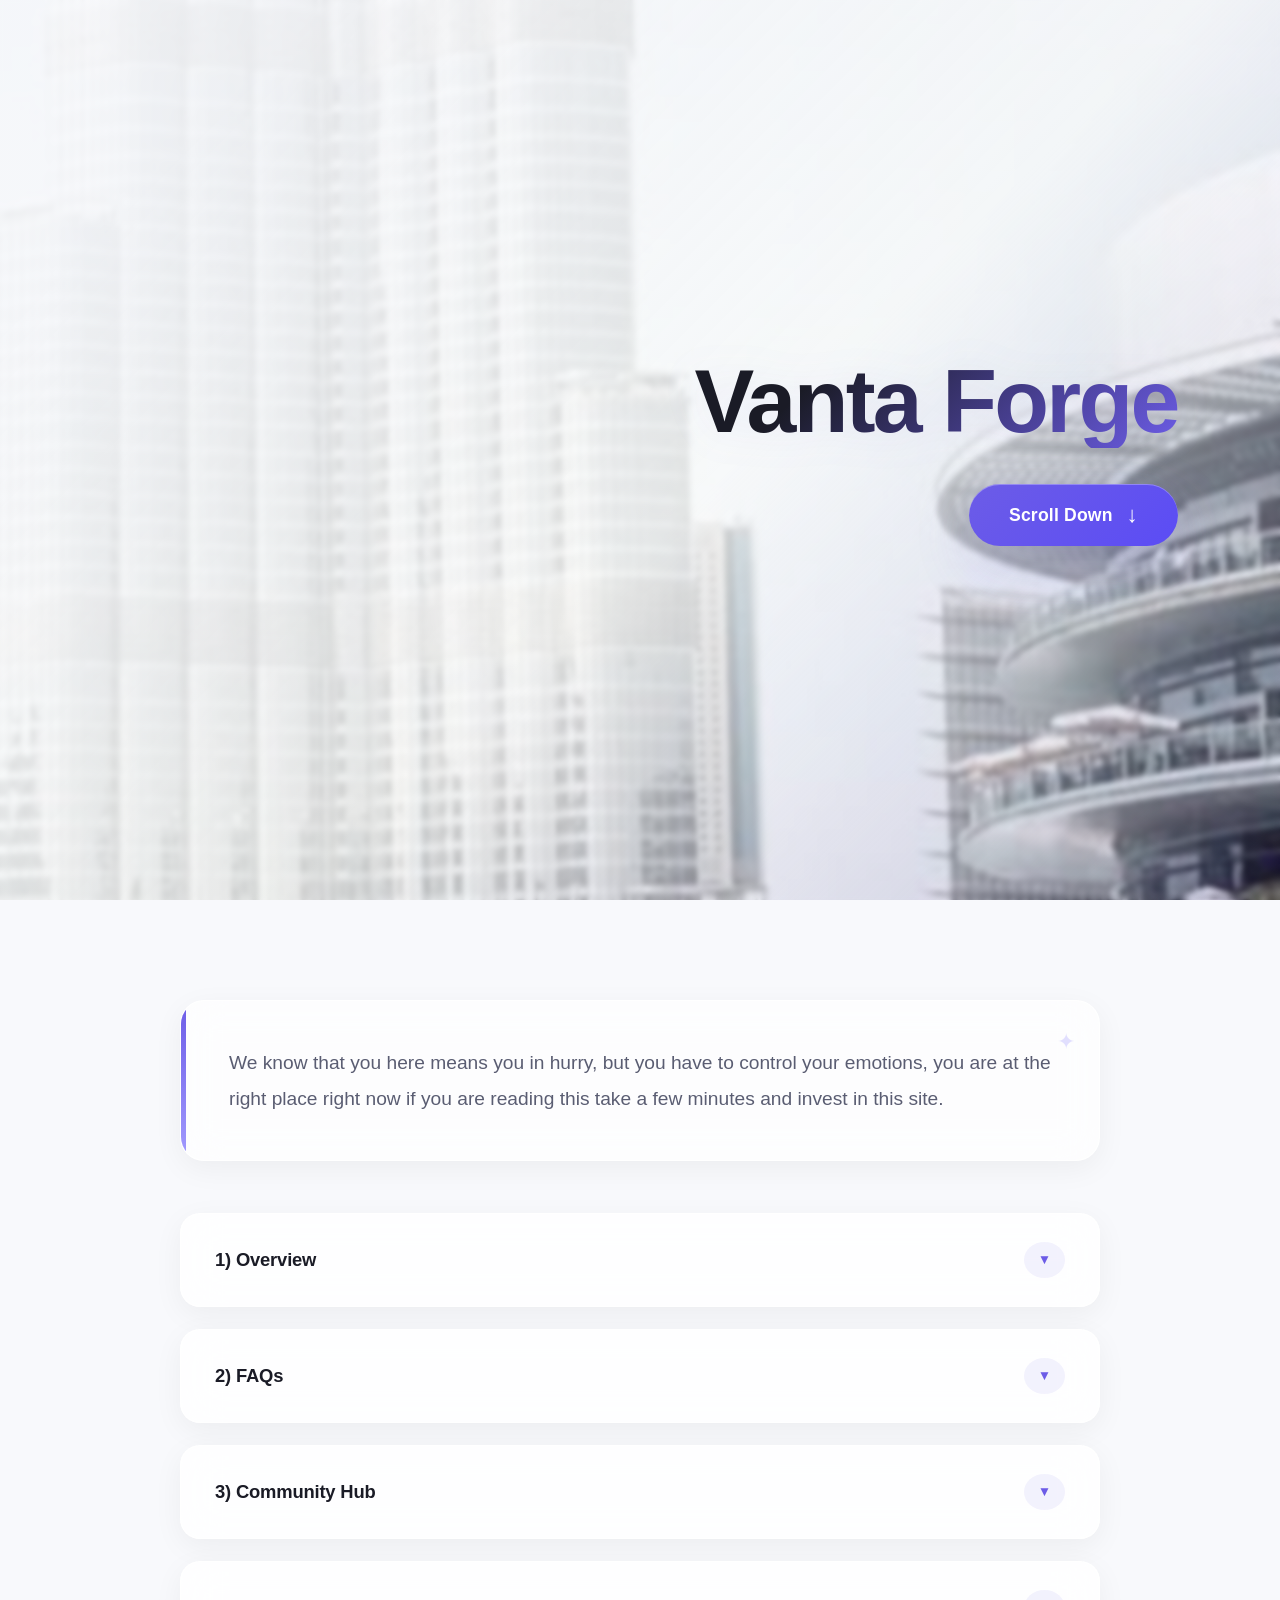
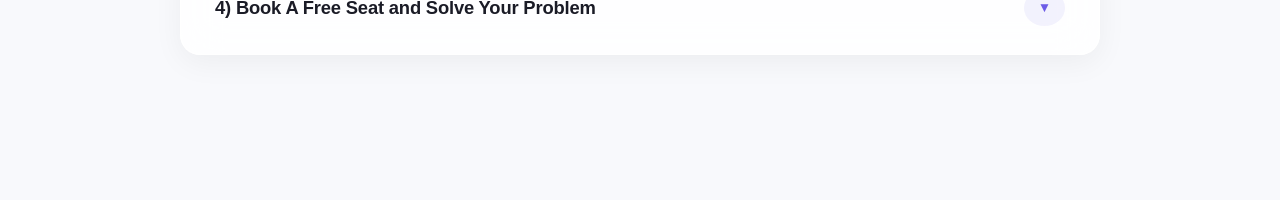
<file: index.html>
<!DOCTYPE html>
<html lang="en">
<head>
    <meta charset="UTF-8" />
    <meta name="viewport" content="width=device-width, initial-scale=1.0" />
    <meta name="description" content="Vanta Forge provides dropshipping assistance, tools, and resources to help you build and grow your online store." />
    <meta http-equiv="Cache-Control" content="no-cache, no-store, must-revalidate" />
    <meta http-equiv="Pragma" content="no-cache" />
    <meta http-equiv="Expires" content="0" />
    <title>Vanta Forge | Dropshipping Assistance</title>
    <link rel="stylesheet" href="style.css?v=20260818" />
</head>
<body>
    <div id="app"></div>
    <script src="script.js?v=20260828"></script>
</body>
</html>
</file>
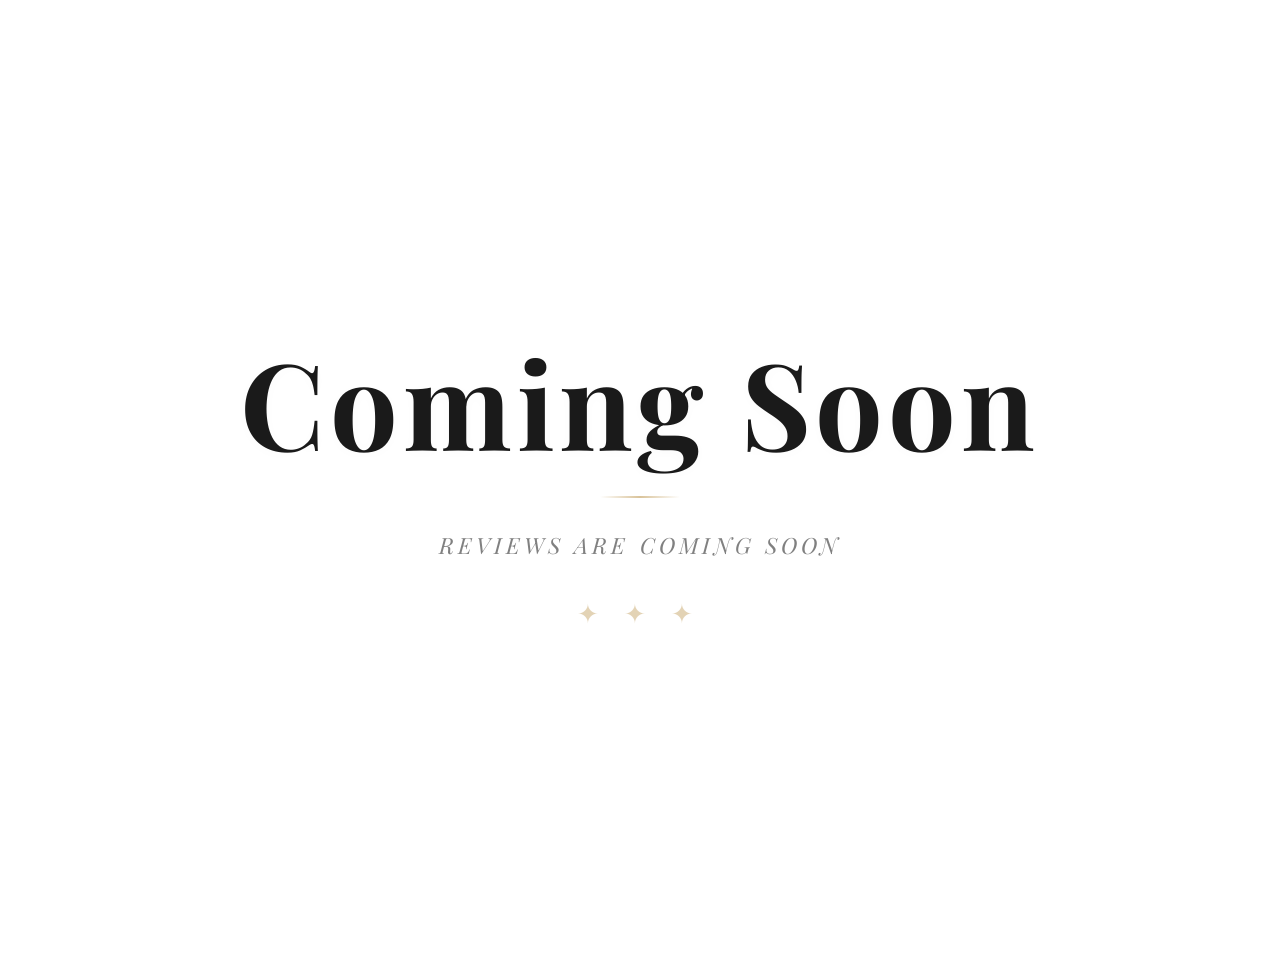
<file: community/index.html>
<!DOCTYPE html>
<html lang="en">
<head>
    <meta charset="UTF-8" />
    <meta name="viewport" content="width=device-width, initial-scale=1.0" />

    <!-- ============================================================
    NO CACHE — force fresh load every time
    ============================================================ -->
    <meta http-equiv="Cache-Control" content="no-cache, no-store, must-revalidate" />
    <meta http-equiv="Pragma" content="no-cache" />
    <meta http-equiv="Expires" content="0" />

    <!-- ============================================================
    PREMIUM FONT — Playfair Display (elegant serif)
    ============================================================ -->
    <link rel="preconnect" href="https://fonts.googleapis.com" />
    <link rel="preconnect" href="https://fonts.gstatic.com" crossorigin />
    <link
    href="https://fonts.googleapis.com/css2?family=Playfair+Display:ital,wght@0,400;0,600;0,700;0,900;1,400&display=swap"
    rel="stylesheet"
    />

    <title>Coming Soon</title>

    <style>
        /* --- reset & base --- */
        *,
        *::before,
        *::after {
            margin: 0;
            padding: 0;
            box-sizing: border-box;
        }

        html,
        body {
            width: 100%;
            min-height: 100vh;
            background: #ffffff;
            /* pure white */
            font-family: 'Playfair Display', Georgia, 'Times New Roman', serif;
            display: flex;
            align-items: center;
            justify-content: center;
            text-align: center;
            padding: 2rem;
        }

        /* --- main content --- */
        .coming-soon {
            max-width: 900px;
            width: 100%;
        }

        /* --- premium wordmark --- */
        .wordmark {
            font-size: clamp(3.2rem, 14vw, 7.5rem);
            font-weight: 700;
            letter-spacing: 0.04em;
            color: #1a1a1a;
            line-height: 1.1;
            text-shadow: 0 2px 12px rgba(0, 0, 0, 0.02);
        }

        /* --- italic flourish --- */
        .wordmark .ampersand {
            font-style: italic;
            font-weight: 400;
            color: #2c2c2c;
            letter-spacing: 0.02em;
        }

        /* --- subtle divider --- */
        .divider {
            width: 80px;
            height: 2px;
            background: linear-gradient(90deg, transparent, #c9a96e, transparent);
            margin: 1.8rem auto 2rem;
            border-radius: 4px;
            opacity: 0.7;
        }

        /* --- sub-message --- */
        .sub-message {
            font-size: clamp(1rem, 2.2vw, 1.4rem);
            font-weight: 400;
            letter-spacing: 0.18em;
            text-transform: uppercase;
            color: #6b6b6b;
            margin-top: 0.5rem;
            font-style: italic;
            opacity: 0.85;
        }

        /* --- tiny decorative line --- */
        .ornament {
            font-size: 1.6rem;
            color: #c9a96e;
            letter-spacing: 0.6rem;
            margin-top: 2.2rem;
            opacity: 0.5;
            font-weight: 300;
        }

        /* --- responsive fine-tune --- */
        @media (max-width: 480px) {
            .divider {
                width: 56px;
                margin: 1.4rem auto 1.6rem;
            }
            .ornament {
                font-size: 1.2rem;
                letter-spacing: 0.4rem;
                margin-top: 1.8rem;
            }
        }
    </style>
</head>
<body>

    <div class="coming-soon">
        <!-- main headline -->
        <h1 class="wordmark">
            Coming<span class="ampersand">&nbsp;</span>Soon
        </h1>

        <!-- divider -->
        <div class="divider"></div>

        <!-- secondary text -->
        <p class="sub-message">Reviews are coming soon</p>

        <!-- ornament -->
        <div class="ornament">✦ ✦ ✦</div>
    </div>

    <!-- ============================================================
    JAVASCRIPT — explicitly prevents IndexedDB usage
    (and also blocks any accidental storage attempts)
    ============================================================ -->
    <script>
        (function() {
            'use strict';

            // ------------------------------------------------------------
            // 1.  Override IndexedDB on the window object so that any
            //     attempt to use it throws — this prevents accidental
            //     or malicious storage.
            // ------------------------------------------------------------
            if (window.indexedDB) {
                Object.defineProperty(window, 'indexedDB', {
                    get: function() {
                        throw new Error(
                            'IndexedDB is disabled on this page.'
                        );
                    },
                    set: function() {
                        // no-op
                    },
                    configurable: false,
                    enumerable: true
                });
            }

            // also block webkit / moz variants just to be safe
            if (window.webkitIndexedDB) {
                Object.defineProperty(window, 'webkitIndexedDB', {
                    get: function() {
                        throw new Error('IndexedDB is disabled.');
                    },
                    configurable: false
                });
            }
            if (window.mozIndexedDB) {
                Object.defineProperty(window, 'mozIndexedDB', {
                    get: function() {
                        throw new Error('IndexedDB is disabled.');
                    },
                    configurable: false
                });
            }
            if (window.msIndexedDB) {
                Object.defineProperty(window, 'msIndexedDB', {
                    get: function() {
                        throw new Error('IndexedDB is disabled.');
                    },
                    configurable: false
                });
            }

            // ------------------------------------------------------------
            // 2.  Also block the IDBFactory interface if it exists
            //     (some browsers expose it separately)
            // ------------------------------------------------------------
            if (window.IDBFactory) {
                Object.defineProperty(window, 'IDBFactory', {
                    get: function() {
                        throw new Error('IndexedDB is disabled.');
                    },
                    configurable: false
                });
            }

            // ------------------------------------------------------------
            // 3.  Prevent any localStorage / sessionStorage attempts
            //     (just for completeness — though the spec only asked
            //      for IndexedDB, this adds an extra layer of privacy)
            // ------------------------------------------------------------
            if (window.localStorage) {
                Object.defineProperty(window, 'localStorage', {
                    get: function() {
                        throw new Error('localStorage is disabled.');
                    },
                    configurable: false
                });
            }
            if (window.sessionStorage) {
                Object.defineProperty(window, 'sessionStorage', {
                    get: function() {
                        throw new Error('sessionStorage is disabled.');
                    },
                    configurable: false
                });
            }

            // ------------------------------------------------------------
            // 4.  (Optional) log a friendly message to the console
            //     so devs know storage is intentionally blocked.
            // ------------------------------------------------------------
            console.log(
                '%c\u2713 IndexedDB, localStorage, and sessionStorage are disabled.',
                'color: #c9a96e; font-size: 13px; font-weight: 400;'
            );
            console.log(
                '%c\u2713 Cache is disabled via meta tags (no-store, no-cache).',
                'color: #c9a96e; font-size: 13px; font-weight: 400;'
            );

        })();
    </script>

</body>
</html>
</file>
<file: style.css>
/* ==========================================================================
   ENHANCED ELASTIC MINIMALISM - DESIGN SYSTEM (style.css)
   ========================================================================== */

:root {
    --bg-base: #f8f9fc;
    --bg-elevated: rgba(255, 255, 255, 0.7);
    --bg-card: rgba(255, 255, 255, 0.85);
    --text-primary: #1a1b26;
    --text-secondary: #5a5d72;
    --text-muted: #8a8fa8;
    --accent: #6c5ce7;
    --accent-dark: #5b4cf5;
    --accent-light: #a29bfe;
    --accent-glow: rgba(108, 92, 231, 0.25);
    --accent-glow-strong: rgba(108, 92, 231, 0.35);
    --shadow-soft: 0 8px 30px rgba(0, 0, 0, 0.05);
    --shadow-medium: 0 12px 40px rgba(108, 92, 231, 0.10);
    --shadow-bouncy: 0 20px 60px rgba(108, 92, 231, 0.18);
    --shadow-hover: 0 24px 64px rgba(108, 92, 231, 0.22);
    --border-glass: rgba(255, 255, 255, 0.8);
    --border-subtle: rgba(108, 92, 231, 0.08);
    --bounce-ease: cubic-bezier(0.34, 1.56, 0.64, 1);
    --smooth-ease: cubic-bezier(0.16, 1, 0.3, 1);
    --transition-accordion: 0.55s cubic-bezier(0.22, 1, 0.36, 1);
}

*,
*::before,
*::after {
    margin: 0;
    padding: 0;
    box-sizing: border-box;
    font-family: -apple-system, BlinkMacSystemFont, "Segoe UI", Roboto, Helvetica, Arial, sans-serif;
}

html {
    scroll-behavior: smooth;
    font-size: 16px;
}

body {
    background-color: var(--bg-base);
    color: var(--text-primary);
    overflow-x: hidden;
    line-height: 1.6;
    -webkit-font-smoothing: antialiased;
    -moz-osx-font-smoothing: grayscale;
}

/* App Container */
#app {
    width: 100%;
    min-height: 100vh;
    display: flex;
    flex-direction: column;
}

/* ==========================================================================
   ANIMATIONS & KEYFRAMES
   ========================================================================== */

@keyframes fadeInUp {
    0% {
        opacity: 0;
        transform: translateY(24px) scale(0.97);
    }
    100% {
        opacity: 1;
        transform: translateY(0) scale(1);
    }
}

@keyframes fadeIn {
    0% {
        opacity: 0;
    }
    100% {
        opacity: 1;
    }
}

@keyframes floatElement {
    0%,
    100% {
        transform: translateY(0);
    }
    50% {
        transform: translateY(-5px);
    }
}

@keyframes pulseGlow {
    0%,
    100% {
        box-shadow: 0 0 0 0 var(--accent-glow);
    }
    50% {
        box-shadow: 0 0 0 16px rgba(108, 92, 231, 0);
    }
}

@keyframes shimmer {
    0% {
        background-position: -200% 0;
    }
    100% {
        background-position: 200% 0;
    }
}

@keyframes slideDown {
    0% {
        opacity: 0;
        transform: translateY(-12px) scale(0.98);
    }
    100% {
        opacity: 1;
        transform: translateY(0) scale(1);
    }
}

/* ==========================================================================
   PAGE 1: HERO SECTION
   ========================================================================== */

.hero-section {
    position: relative;
    width: 100vw;
    height: 100vh;
    display: flex;
    align-items: center;
    justify-content: flex-end;
    padding-right: 8vw;
    background-image: var(--hero-bg, none);
    background-size: cover;
    background-position: center center;
    background-repeat: no-repeat;
    background-attachment: fixed;
    animation: fadeInUp 0.9s var(--bounce-ease) forwards;
}

.hero-overlay {
    position: absolute;
    top: 0;
    left: 0;
    width: 100%;
    height: 100%;
    background: linear-gradient(135deg,
            rgba(248, 249, 252, 0.92) 15%,
            rgba(255, 255, 255, 0.78) 55%,
            rgba(108, 92, 231, 0.15) 100%);
    z-index: 1;
    backdrop-filter: blur(2px);
}

.hero-content {
    position: relative;
    z-index: 2;
    text-align: right;
    display: flex;
    flex-direction: column;
    align-items: flex-end;
    gap: 36px;
    max-width: 820px;
}

.hero-title {
    font-size: clamp(3rem, 7vw, 6.5rem);
    font-weight: 700;
    letter-spacing: -0.03em;
    color: var(--text-primary);
    line-height: 1.05;
    background: linear-gradient(135deg, #1a1b26 25%, #6c5ce7 100%);
    -webkit-background-clip: text;
    -webkit-text-fill-color: transparent;
    background-clip: text;
    animation: floatElement 6s ease-in-out infinite alternate;
    text-shadow: none;
    filter: drop-shadow(0 2px 20px rgba(108, 92, 231, 0.08));
}

.scroll-btn {
    background: linear-gradient(135deg, var(--accent), var(--accent-dark));
    border: none;
    color: #ffffff;
    padding: 18px 40px;
    font-size: 1.1rem;
    font-weight: 600;
    border-radius: 60px;
    cursor: pointer;
    display: flex;
    align-items: center;
    gap: 14px;
    box-shadow: inset 0 1px 0 rgba(255, 255, 255, 0.3), var(--shadow-bouncy);
    transition: all 0.4s var(--bounce-ease);
    will-change: transform;
    letter-spacing: 0.01em;
    position: relative;
    overflow: hidden;
}

.scroll-btn::before {
    content: '';
    position: absolute;
    inset: 0;
    border-radius: 60px;
    background: linear-gradient(135deg, rgba(255, 255, 255, 0.15), transparent);
    opacity: 0;
    transition: opacity 0.4s ease;
}

.scroll-btn:hover::before {
    opacity: 1;
}

.scroll-btn:hover {
    transform: scale(1.05) translateY(-3px);
    box-shadow: inset 0 1px 0 rgba(255, 255, 255, 0.4), 0 28px 56px rgba(108, 92, 231, 0.32);
}

.scroll-btn:active {
    transform: scale(0.95) translateY(2px);
    transition-duration: 0.1s;
}

.scroll-btn span {
    font-size: 1.4rem;
    display: inline-block;
    transition: transform 0.4s var(--bounce-ease);
}

.scroll-btn:hover span {
    transform: translateY(5px);
}

/* ==========================================================================
   PAGE 2: CONTENT SECTION
   ========================================================================== */

.content-section {
    min-height: 100vh;
    padding: 100px 8vw 80px;
    display: flex;
    flex-direction: column;
    align-items: center;
    gap: 52px;
    background: var(--bg-base);
}

.intro-text {
    font-size: clamp(1.05rem, 1.5vw, 1.25rem);
    line-height: 1.85;
    color: var(--text-secondary);
    max-width: 920px;
    width: 100%;
    background: var(--bg-elevated);
    backdrop-filter: blur(20px);
    -webkit-backdrop-filter: blur(20px);
    padding: 44px 48px;
    border-radius: 24px;
    border: 1px solid var(--border-glass);
    box-shadow: var(--shadow-soft);
    position: relative;
    overflow: hidden;
    animation: fadeInUp 0.7s var(--bounce-ease) forwards;
    transition: box-shadow 0.3s ease;
}

.intro-text:hover {
    box-shadow: var(--shadow-medium);
}

.intro-text::before {
    content: '';
    position: absolute;
    top: 0;
    left: 0;
    width: 5px;
    height: 100%;
    background: linear-gradient(180deg, var(--accent), var(--accent-light));
    border-radius: 0 4px 4px 0;
}

.intro-text::after {
    content: '✦';
    position: absolute;
    top: 20px;
    right: 24px;
    font-size: 1.4rem;
    color: var(--accent-light);
    opacity: 0.3;
    animation: floatElement 8s ease-in-out infinite;
}

/* ==========================================================================
   ENHANCED ACCORDION SYSTEM
   ========================================================================== */

.dropdown-container {
    display: flex;
    flex-direction: column;
    gap: 22px;
    max-width: 920px;
    width: 100%;
}

.accordion-item {
    background: var(--bg-card);
    backdrop-filter: blur(20px);
    -webkit-backdrop-filter: blur(20px);
    border: 1px solid var(--border-glass);
    border-radius: 20px;
    overflow: hidden;
    transition: all 0.4s var(--bounce-ease);
    box-shadow: var(--shadow-soft);
    will-change: transform;
}

.accordion-item:hover {
    border-color: rgba(108, 92, 231, 0.25);
    box-shadow: var(--shadow-medium);
    transform: translateY(-2px);
}

.accordion-item.active {
    border-color: rgba(108, 92, 231, 0.3);
    box-shadow: var(--shadow-hover);
    transform: translateY(0);
}

.accordion-header {
    width: 100%;
    padding: 28px 34px;
    background: transparent;
    border: none;
    color: var(--text-primary);
    font-size: 1.15rem;
    font-weight: 600;
    letter-spacing: -0.01em;
    text-align: left;
    cursor: pointer;
    display: flex;
    justify-content: space-between;
    align-items: center;
    transition: all 0.3s ease;
    position: relative;
    user-select: none;
    -webkit-tap-highlight-color: transparent;
}

.accordion-header:hover {
    color: var(--accent);
}

.accordion-header:focus-visible {
    outline: 2px solid var(--accent);
    outline-offset: -4px;
    border-radius: 16px;
}

.accordion-icon {
    transition: transform 0.5s var(--bounce-ease), background-color 0.3s ease, box-shadow 0.3s ease;
    font-size: 0.85rem;
    color: var(--accent);
    background: rgba(108, 92, 231, 0.08);
    padding: 10px 14px;
    border-radius: 50%;
    flex-shrink: 0;
    line-height: 1;
    display: flex;
    align-items: center;
    justify-content: center;
    min-width: 36px;
    min-height: 36px;
}

.accordion-item.active .accordion-icon {
    transform: rotate(180deg) scale(1.08);
    background: rgba(108, 92, 231, 0.16);
    box-shadow: 0 0 0 4px var(--accent-glow);
}

.accordion-body {
    max-height: 0;
    overflow: hidden;
    transition: max-height 0.6s var(--transition-accordion),
        padding 0.5s ease,
        opacity 0.4s ease;
    padding: 0 34px;
    color: var(--text-secondary);
    font-size: 1rem;
    line-height: 1.8;
    opacity: 0;
}

.accordion-item.active .accordion-body {
    /* ============================================================
       FIX: Huge max-height ensures ALL content is visible
       ============================================================ */
    max-height: 25000px;
    padding: 0 34px 38px 34px;
    opacity: 1;
    transition: max-height 0.7s var(--transition-accordion),
        padding 0.5s ease,
        opacity 0.5s ease 0.05s;
}

/* ==========================================================================
   OVERVIEW CONTENT
   ========================================================================== */

.overview-content p {
    margin-bottom: 18px;
    color: var(--text-secondary);
    font-size: 1rem;
    line-height: 1.85;
    animation: slideDown 0.4s ease forwards;
    opacity: 0;
    transform-origin: top;
}

.overview-content p:nth-child(1) {
    animation-delay: 0.02s;
}
.overview-content p:nth-child(2) {
    animation-delay: 0.04s;
}
.overview-content p:nth-child(3) {
    animation-delay: 0.06s;
}
.overview-content p:nth-child(4) {
    animation-delay: 0.08s;
}
.overview-content p:nth-child(5) {
    animation-delay: 0.10s;
}
.overview-content p:nth-child(6) {
    animation-delay: 0.12s;
}
.overview-content p:nth-child(7) {
    animation-delay: 0.14s;
}
.overview-content p:nth-child(8) {
    animation-delay: 0.16s;
}
.overview-content p:nth-child(9) {
    animation-delay: 0.18s;
}
.overview-content p:nth-child(10) {
    animation-delay: 0.20s;
}
.overview-content p:nth-child(11) {
    animation-delay: 0.22s;
}
.overview-content p:nth-child(12) {
    animation-delay: 0.24s;
}
.overview-content p:nth-child(13) {
    animation-delay: 0.26s;
}
.overview-content p:nth-child(14) {
    animation-delay: 0.28s;
}
.overview-content p:nth-child(15) {
    animation-delay: 0.30s;
}
.overview-content p:nth-child(16) {
    animation-delay: 0.32s;
}
.overview-content p:nth-child(17) {
    animation-delay: 0.34s;
}
.overview-content p:nth-child(18) {
    animation-delay: 0.36s;
}
.overview-content p:nth-child(19) {
    animation-delay: 0.38s;
}
.overview-content p:nth-child(20) {
    animation-delay: 0.40s;
}

.accordion-item.active .overview-content p {
    opacity: 1;
}

.overview-content p:last-child {
    margin-bottom: 0;
}

/* ==========================================================================
   FAQ ITEMS - Enhanced
   ========================================================================== */

.faq-item {
    margin-bottom: 26px;
    border-bottom: 1px solid var(--border-subtle);
    padding-bottom: 24px;
    animation: slideDown 0.4s ease forwards;
    opacity: 0;
    transform-origin: top;
}

.faq-item:nth-child(1) {
    animation-delay: 0.02s;
}
.faq-item:nth-child(2) {
    animation-delay: 0.04s;
}
.faq-item:nth-child(3) {
    animation-delay: 0.06s;
}
.faq-item:nth-child(4) {
    animation-delay: 0.08s;
}
.faq-item:nth-child(5) {
    animation-delay: 0.10s;
}
.faq-item:nth-child(6) {
    animation-delay: 0.12s;
}
.faq-item:nth-child(7) {
    animation-delay: 0.14s;
}
.faq-item:nth-child(8) {
    animation-delay: 0.16s;
}
.faq-item:nth-child(9) {
    animation-delay: 0.18s;
}
.faq-item:nth-child(10) {
    animation-delay: 0.20s;
}
.faq-item:nth-child(11) {
    animation-delay: 0.22s;
}
.faq-item:nth-child(12) {
    animation-delay: 0.24s;
}
.faq-item:nth-child(13) {
    animation-delay: 0.26s;
}
.faq-item:nth-child(14) {
    animation-delay: 0.28s;
}
.faq-item:nth-child(15) {
    animation-delay: 0.30s;
}
.faq-item:nth-child(16) {
    animation-delay: 0.32s;
}

.accordion-item.active .faq-item {
    opacity: 1;
}

.faq-item:last-child {
    border-bottom: none;
    margin-bottom: 0;
    padding-bottom: 0;
}

.faq-question {
    font-weight: 600;
    color: var(--text-primary);
    margin-bottom: 8px;
    font-size: 1.05rem;
    display: flex;
    align-items: flex-start;
    gap: 10px;
}

.faq-question::before {
    content: '▸';
    color: var(--accent);
    font-weight: 400;
    font-size: 1.1rem;
    display: inline-block;
    transition: transform 0.3s ease;
    flex-shrink: 0;
    margin-top: 1px;
}

.faq-item:hover .faq-question::before {
    transform: translateX(4px);
}

.faq-answer {
    color: var(--text-secondary);
    padding-left: 28px;
    font-size: 0.98rem;
    line-height: 1.8;
    position: relative;
}

.faq-answer::before {
    content: '';
    position: absolute;
    left: 8px;
    top: 4px;
    bottom: 4px;
    width: 2px;
    background: linear-gradient(180deg, var(--accent-light), transparent);
    border-radius: 2px;
    opacity: 0.3;
}

/* ==========================================================================
   COMMUNITY HUB SECTION
   ========================================================================== */

.action-btn {
    background: linear-gradient(135deg, var(--accent), var(--accent-dark));
    color: #ffffff;
    border: none;
    padding: 16px 34px;
    font-size: 1rem;
    font-weight: 600;
    border-radius: 14px;
    cursor: pointer;
    transition: all 0.4s var(--bounce-ease);
    box-shadow: inset 0 1px 0 rgba(255, 255, 255, 0.25), var(--shadow-soft);
    margin-top: 18px;
    will-change: transform;
    position: relative;
    overflow: hidden;
    letter-spacing: 0.01em;
}

.action-btn::before {
    content: '';
    position: absolute;
    inset: 0;
    border-radius: 14px;
    background: linear-gradient(135deg, rgba(255, 255, 255, 0.12), transparent);
    opacity: 0;
    transition: opacity 0.4s ease;
}

.action-btn:hover::before {
    opacity: 1;
}

.action-btn:hover {
    transform: scale(1.04) translateY(-3px);
    box-shadow: inset 0 1px 0 rgba(255, 255, 255, 0.35), var(--shadow-medium);
}

.action-btn:active {
    transform: scale(0.95) translateY(2px);
    transition-duration: 0.1s;
}

.action-btn:focus-visible {
    outline: 3px solid var(--accent);
    outline-offset: 3px;
}

/* ==========================================================================
   REGISTRATION FORM - Enhanced
   ========================================================================== */

.regis-form-wrapper {
    display: flex;
    flex-direction: column;
    gap: 22px;
}

.regis-form-wrapper>p:first-child {
    font-size: 1rem;
    color: var(--text-secondary);
    line-height: 1.7;
    padding: 16px 20px;
    background: rgba(108, 92, 231, 0.04);
    border-radius: 12px;
    border-left: 4px solid var(--accent-light);
}

.regis-form {
    display: flex;
    flex-direction: column;
    gap: 26px;
    margin-top: 8px;
}

.regis-field-group {
    display: flex;
    flex-direction: column;
    gap: 8px;
}

.regis-question {
    font-weight: 600;
    color: var(--text-primary);
    font-size: 1rem;
    display: flex;
    align-items: center;
    gap: 8px;
}

.regis-question::before {
    content: '';
    display: inline-block;
    width: 6px;
    height: 6px;
    background: var(--accent);
    border-radius: 50%;
    flex-shrink: 0;
    opacity: 0.5;
}

.regis-input {
    width: 100%;
    padding: 18px 22px;
    background: #f1f3f8;
    border: 2px solid transparent;
    border-radius: 14px;
    color: var(--text-primary);
    font-size: 1rem;
    transition: all 0.3s var(--smooth-ease);
    font-family: inherit;
}

.regis-input:hover {
    background: #eaeef6;
}

.regis-input:focus {
    outline: none;
    background: #ffffff;
    border-color: var(--accent);
    box-shadow: 0 0 0 5px var(--accent-glow);
}

.regis-input::placeholder {
    color: var(--text-muted);
    opacity: 0.7;
}

.regis-input:focus::placeholder {
    opacity: 0.4;
}

.regis-submit-btn {
    align-self: flex-start;
    margin-top: 6px;
    padding: 18px 44px;
    font-size: 1.05rem;
    border-radius: 16px;
    min-width: 180px;
    text-align: center;
}

.regis-submit-btn:disabled {
    opacity: 0.7;
    cursor: not-allowed;
    transform: none !important;
}

.regis-submit-btn:disabled::before {
    opacity: 0;
}

/* ==========================================================================
   RESPONSIVE TWEAKS
   ========================================================================== */

@media (max-width: 768px) {
    .hero-section {
        padding-right: 5vw;
        justify-content: center;
        background-attachment: scroll;
    }

    .hero-content {
        text-align: center;
        align-items: center;
        gap: 28px;
    }

    .hero-title {
        font-size: clamp(2.4rem, 10vw, 4rem);
    }

    .scroll-btn {
        padding: 14px 30px;
        font-size: 1rem;
        gap: 10px;
    }

    .content-section {
        padding: 60px 5vw 60px;
        gap: 36px;
    }

    .intro-text {
        padding: 28px 24px;
        font-size: 1rem;
        border-radius: 18px;
    }

    .intro-text::after {
        top: 16px;
        right: 18px;
        font-size: 1.1rem;
    }

    .accordion-header {
        padding: 20px 22px;
        font-size: 1.05rem;
    }

    .accordion-body {
        padding: 0 22px;
        font-size: 0.95rem;
    }

    .accordion-item.active .accordion-body {
        padding: 0 22px 28px 22px;
        max-height: 30000px;
    }

    .faq-question {
        font-size: 0.98rem;
    }

    .faq-answer {
        padding-left: 20px;
        font-size: 0.93rem;
    }

    .faq-answer::before {
        left: 4px;
    }

    .regis-input {
        padding: 14px 18px;
        font-size: 0.95rem;
    }

    .regis-submit-btn {
        width: 100%;
        justify-content: center;
        padding: 16px 28px;
        min-width: unset;
    }

    .action-btn {
        padding: 14px 26px;
        font-size: 0.95rem;
        width: 100%;
        text-align: center;
    }

    .regis-question {
        font-size: 0.95rem;
    }

    .regis-form-wrapper>p:first-child {
        font-size: 0.93rem;
        padding: 14px 16px;
    }

    .overview-content p {
        font-size: 0.95rem;
    }
}

@media (max-width: 480px) {
    .hero-section {
        padding-right: 4vw;
        min-height: 90vh;
        height: 90vh;
    }

    .hero-title {
        font-size: clamp(2rem, 12vw, 3.2rem);
    }

    .scroll-btn {
        padding: 12px 24px;
        font-size: 0.9rem;
        gap: 8px;
    }

    .scroll-btn span {
        font-size: 1.1rem;
    }

    .content-section {
        padding: 40px 4vw 50px;
        gap: 28px;
    }

    .intro-text {
        padding: 22px 18px;
        font-size: 0.92rem;
        line-height: 1.75;
        border-radius: 14px;
    }

    .intro-text::after {
        display: none;
    }

    .accordion-header {
        padding: 16px 18px;
        font-size: 0.95rem;
    }

    .accordion-icon {
        padding: 6px 10px;
        font-size: 0.75rem;
        min-width: 30px;
        min-height: 30px;
    }

    .accordion-body {
        padding: 0 18px;
        font-size: 0.9rem;
        line-height: 1.7;
    }

    .accordion-item.active .accordion-body {
        padding: 0 18px 22px 18px;
        max-height: 35000px;
    }

    .faq-item {
        margin-bottom: 18px;
        padding-bottom: 16px;
    }

    .faq-question {
        font-size: 0.92rem;
        gap: 6px;
    }

    .faq-question::before {
        font-size: 0.9rem;
    }

    .faq-answer {
        padding-left: 16px;
        font-size: 0.88rem;
    }

    .faq-answer::before {
        left: 2px;
    }

    .regis-input {
        padding: 12px 16px;
        font-size: 0.9rem;
        border-radius: 10px;
    }

    .regis-submit-btn {
        padding: 14px 20px;
        font-size: 0.95rem;
        border-radius: 12px;
    }

    .action-btn {
        padding: 12px 20px;
        font-size: 0.9rem;
        border-radius: 12px;
    }

    .regis-question {
        font-size: 0.9rem;
    }

    .regis-form-wrapper>p:first-child {
        font-size: 0.88rem;
        padding: 12px 14px;
        border-left-width: 3px;
    }

    .overview-content p {
        font-size: 0.9rem;
        line-height: 1.75;
        margin-bottom: 14px;
    }

    .dropdown-container {
        gap: 14px;
    }

    .accordion-item {
        border-radius: 14px;
    }
}

/* ==========================================================================
   ACCESSIBILITY & REDUCED MOTION OVERRIDES
   ========================================================================== */

@media (prefers-reduced-motion: reduce) {
    *,
    *::before,
    *::after {
        animation-duration: 0.01ms !important;
        animation-iteration-count: 1 !important;
        transition-duration: 0.1s !important;
        scroll-behavior: auto !important;
    }

    .accordion-item.active .accordion-body {
        max-height: none !important;
        transition: none !important;
        opacity: 1 !important;
        padding: 0 34px 38px 34px !important;
    }

    .accordion-body {
        transition: none !important;
        opacity: 1 !important;
    }

    .accordion-item.active .accordion-body {
        max-height: none !important;
    }

    @media (max-width: 768px) {
        .accordion-item.active .accordion-body {
            padding: 0 22px 28px 22px !important;
        }
    }

    @media (max-width: 480px) {
        .accordion-item.active .accordion-body {
            padding: 0 18px 22px 18px !important;
        }
    }

    .overview-content p,
    .faq-item {
        animation: none !important;
        opacity: 1 !important;
    }

    .hero-section {
        animation: none !important;
    }

    .intro-text {
        animation: none !important;
    }

    .hero-title {
        animation: none !important;
    }

    .intro-text::after {
        animation: none !important;
    }
}

/* ==========================================================================
   PRINT STYLES
   ========================================================================== */

@media print {
    .hero-section {
        height: auto !important;
        min-height: 200px !important;
        padding: 40px !important;
        background-image: none !important;
        background-color: #f8f9fc !important;
    }

    .hero-overlay {
        display: none !important;
    }

    .hero-content {
        text-align: center !important;
        align-items: center !important;
    }

    .scroll-btn {
        display: none !important;
    }

    .accordion-item {
        break-inside: avoid;
        border: 1px solid #ddd !important;
        box-shadow: none !important;
    }

    .accordion-body {
        max-height: none !important;
        opacity: 1 !important;
        padding: 12px 20px !important;
    }

    .accordion-icon {
        display: none !important;
    }

    .accordion-item.active .accordion-body {
        max-height: none !important;
        padding: 12px 20px !important;
    }

    .action-btn,
    .regis-submit-btn {
        display: none !important;
    }

    .intro-text {
        border: 1px solid #ddd !important;
        box-shadow: none !important;
        backdrop-filter: none !important;
    }

    .intro-text::before,
    .intro-text::after {
        display: none !important;
    }
}

/* ==========================================================================
   SCROLLBAR STYLING (optional polish)
   ========================================================================== */

::-webkit-scrollbar {
    width: 8px;
    height: 8px;
}

::-webkit-scrollbar-track {
    background: var(--bg-base);
}

::-webkit-scrollbar-thumb {
    background: var(--accent-light);
    border-radius: 8px;
    transition: background 0.3s ease;
}

::-webkit-scrollbar-thumb:hover {
    background: var(--accent);
}

/* ==========================================================================
   FOCUS VISIBLE UTILITY
   ========================================================================== */

:focus-visible {
    outline: 2px solid var(--accent);
    outline-offset: 2px;
}
</file>
